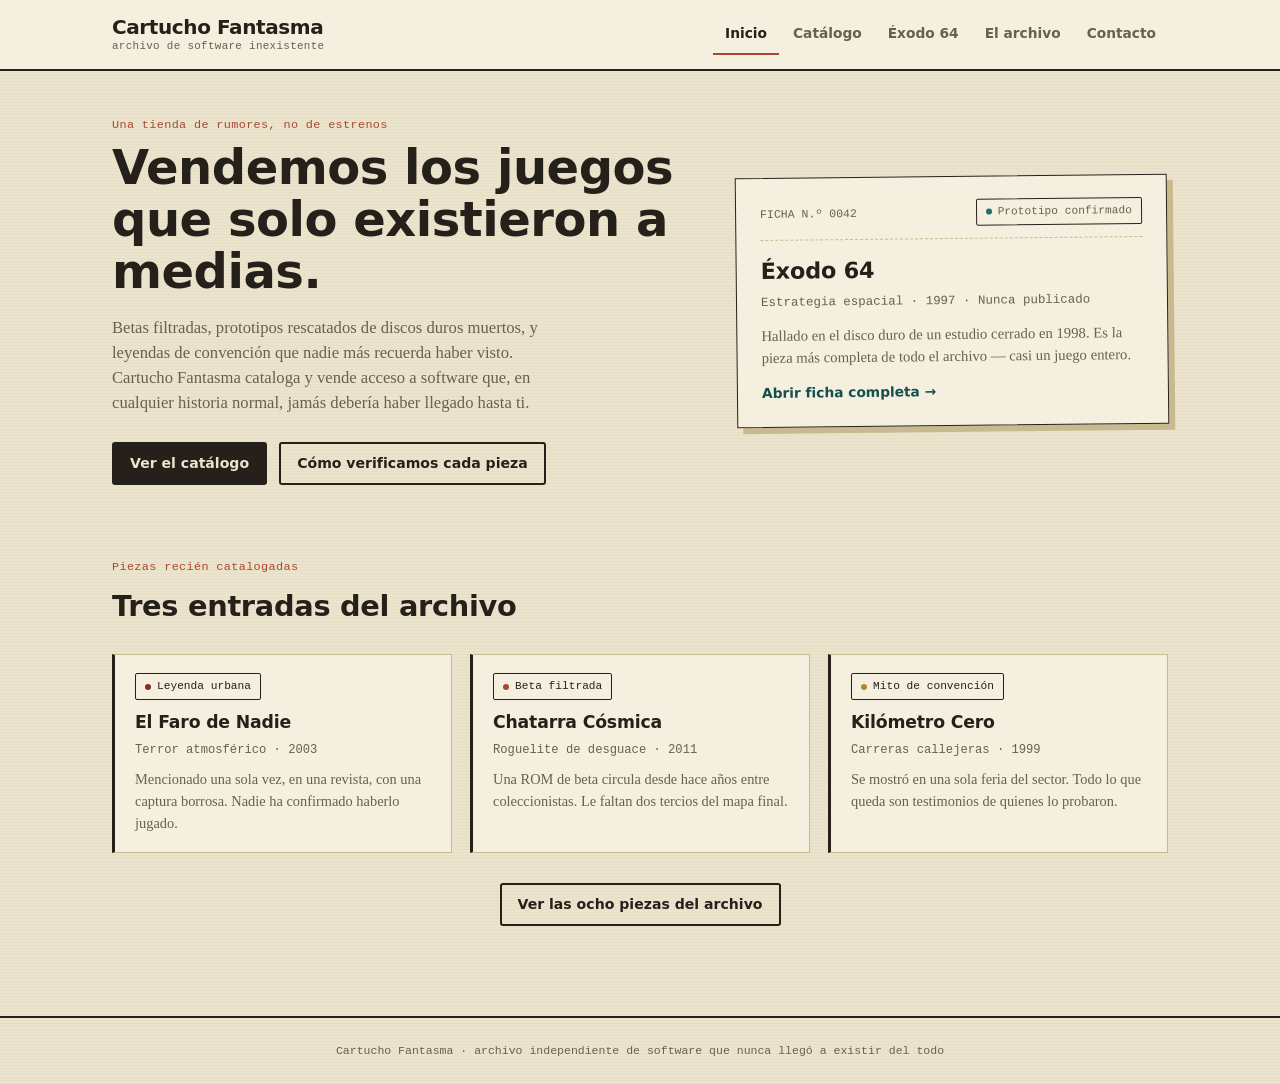
<file: index.html>
<!DOCTYPE html>
<html lang="es">
<head>
<meta charset="UTF-8">
<meta name="viewport" content="width=device-width, initial-scale=1">
<title>Cartucho Fantasma — juegos que nunca salieron a la venta</title>
<link rel="stylesheet" href="css/common.css">
<link rel="stylesheet" href="css/index.css">
</head>
<body>

<header class="topbar">
  <div class="topbar-inner">
    <a href="index.html" class="brand">
      <span class="mark">Cartucho Fantasma</span>
      <span class="sub">archivo de software inexistente</span>
    </a>
    <button class="menu-btn" id="menuBtn" aria-label="Abrir menú" aria-expanded="false">☰</button>
    <nav class="tabs" id="tabs">
      <a href="index.html" aria-current="page">Inicio</a>
      <a href="catalogo.html">Catálogo</a>
      <a href="producto.html">Éxodo 64</a>
      <a href="sobre-nosotros.html">El archivo</a>
      <a href="contacto.html">Contacto</a>
    </nav>
  </div>
</header>

<main>

  <section class="hero">
    <div class="hero-text">
      <div class="kicker">Una tienda de rumores, no de estrenos</div>
      <h1>Vendemos los juegos que solo existieron a medias.</h1>
      <p class="lede">Betas filtradas, prototipos rescatados de discos duros muertos, y leyendas de convención que nadie más recuerda haber visto. Cartucho Fantasma cataloga y vende acceso a software que, en cualquier historia normal, jamás debería haber llegado hasta ti.</p>
      <div class="hero-actions">
        <a class="btn-link" href="catalogo.html">Ver el catálogo</a>
        <a class="btn-link outline" href="sobre-nosotros.html">Cómo verificamos cada pieza</a>
      </div>
    </div>
    <div class="index-card">
      <div class="index-card-head">
        <span class="mono">FICHA N.º 0042</span>
        <span class="badge prototipo"><span class="dot"></span>Prototipo confirmado</span>
      </div>
      <h3>Éxodo 64</h3>
      <p class="genre mono">Estrategia espacial · 1997 · Nunca publicado</p>
      <p>Hallado en el disco duro de un estudio cerrado en 1998. Es la pieza más completa de todo el archivo — casi un juego entero.</p>
      <a class="card-link" href="producto.html">Abrir ficha completa →</a>
    </div>
  </section>

  <section class="featured">
    <div class="section-head">
      <div class="kicker">Piezas recién catalogadas</div>
      <h2>Tres entradas del archivo</h2>
    </div>

    <div class="featured-grid">
      <article class="mini-card">
        <span class="badge leyenda"><span class="dot"></span>Leyenda urbana</span>
        <h4>El Faro de Nadie</h4>
        <p class="genre mono">Terror atmosférico · 2003</p>
        <p>Mencionado una sola vez, en una revista, con una captura borrosa. Nadie ha confirmado haberlo jugado.</p>
      </article>
      <article class="mini-card">
        <span class="badge beta"><span class="dot"></span>Beta filtrada</span>
        <h4>Chatarra Cósmica</h4>
        <p class="genre mono">Roguelite de desguace · 2011</p>
        <p>Una ROM de beta circula desde hace años entre coleccionistas. Le faltan dos tercios del mapa final.</p>
      </article>
      <article class="mini-card">
        <span class="badge mito"><span class="dot"></span>Mito de convención</span>
        <h4>Kilómetro Cero</h4>
        <p class="genre mono">Carreras callejeras · 1999</p>
        <p>Se mostró en una sola feria del sector. Todo lo que queda son testimonios de quienes lo probaron.</p>
      </article>
    </div>

    <div class="featured-cta">
      <a class="btn-link outline" href="catalogo.html">Ver las ocho piezas del archivo</a>
    </div>
  </section>

</main>

<footer>
  Cartucho Fantasma · archivo independiente de software que nunca llegó a existir del todo
</footer>

<script src="js/nav.js"></script>
</body>
</html>
</file>
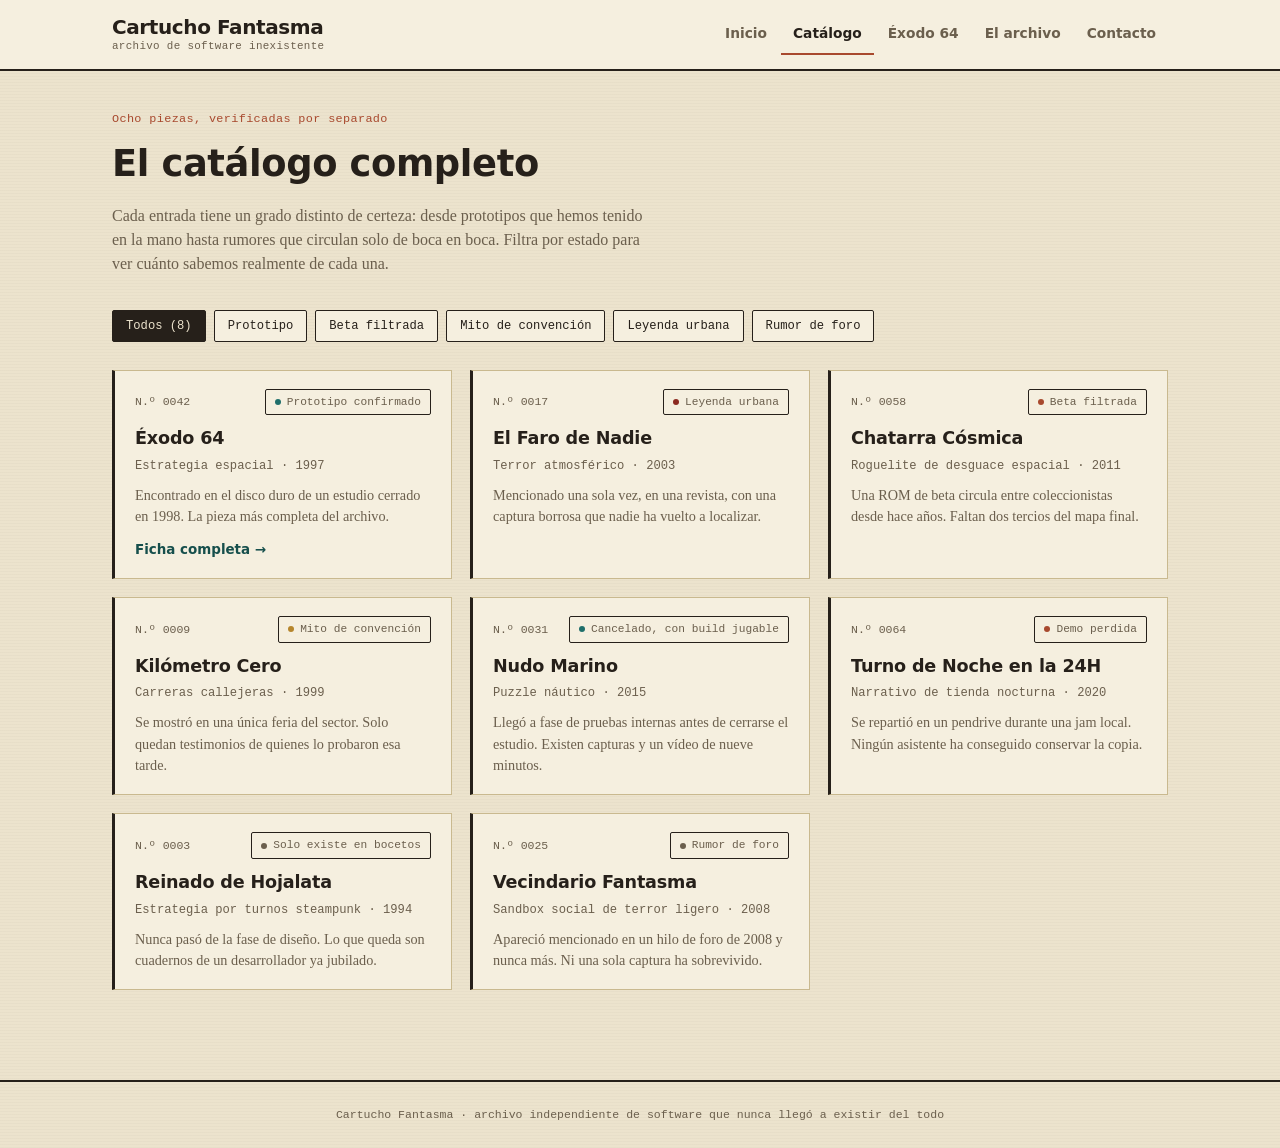
<file: catalogo.html>
<!DOCTYPE html>
<html lang="es">
<head>
<meta charset="UTF-8">
<meta name="viewport" content="width=device-width, initial-scale=1">
<title>Catálogo — Cartucho Fantasma</title>
<link rel="stylesheet" href="css/common.css">
<link rel="stylesheet" href="css/catalogo.css">
</head>
<body>

<header class="topbar">
  <div class="topbar-inner">
    <a href="index.html" class="brand">
      <span class="mark">Cartucho Fantasma</span>
      <span class="sub">archivo de software inexistente</span>
    </a>
    <button class="menu-btn" id="menuBtn" aria-label="Abrir menú" aria-expanded="false">☰</button>
    <nav class="tabs" id="tabs">
      <a href="index.html">Inicio</a>
      <a href="catalogo.html" aria-current="page">Catálogo</a>
      <a href="producto.html">Éxodo 64</a>
      <a href="sobre-nosotros.html">El archivo</a>
      <a href="contacto.html">Contacto</a>
    </nav>
  </div>
</header>

<main>

  <div class="page-head">
    <div class="kicker">Ocho piezas, verificadas por separado</div>
    <h1>El catálogo completo</h1>
    <p>Cada entrada tiene un grado distinto de certeza: desde prototipos que hemos tenido en la mano hasta rumores que circulan solo de boca en boca. Filtra por estado para ver cuánto sabemos realmente de cada una.</p>
  </div>

  <div class="filters" role="group" aria-label="Filtrar por estado">
    <button class="filter-btn active" data-filter="todos">Todos (8)</button>
    <button class="filter-btn" data-filter="prototipo">Prototipo</button>
    <button class="filter-btn" data-filter="beta">Beta filtrada</button>
    <button class="filter-btn" data-filter="mito">Mito de convención</button>
    <button class="filter-btn" data-filter="leyenda">Leyenda urbana</button>
    <button class="filter-btn" data-filter="rumor">Rumor de foro</button>
  </div>

  <div class="grid" id="catalogGrid">

    <article class="game-card" data-estado="prototipo">
      <div class="card-top">
        <span class="mono">N.º 0042</span>
        <span class="badge prototipo"><span class="dot"></span>Prototipo confirmado</span>
      </div>
      <h3>Éxodo 64</h3>
      <p class="genre mono">Estrategia espacial · 1997</p>
      <p class="desc">Encontrado en el disco duro de un estudio cerrado en 1998. La pieza más completa del archivo.</p>
      <a class="card-link" href="producto.html">Ficha completa →</a>
    </article>

    <article class="game-card" data-estado="leyenda">
      <div class="card-top">
        <span class="mono">N.º 0017</span>
        <span class="badge leyenda"><span class="dot"></span>Leyenda urbana</span>
      </div>
      <h3>El Faro de Nadie</h3>
      <p class="genre mono">Terror atmosférico · 2003</p>
      <p class="desc">Mencionado una sola vez, en una revista, con una captura borrosa que nadie ha vuelto a localizar.</p>
    </article>

    <article class="game-card" data-estado="beta">
      <div class="card-top">
        <span class="mono">N.º 0058</span>
        <span class="badge beta"><span class="dot"></span>Beta filtrada</span>
      </div>
      <h3>Chatarra Cósmica</h3>
      <p class="genre mono">Roguelite de desguace espacial · 2011</p>
      <p class="desc">Una ROM de beta circula entre coleccionistas desde hace años. Faltan dos tercios del mapa final.</p>
    </article>

    <article class="game-card" data-estado="mito">
      <div class="card-top">
        <span class="mono">N.º 0009</span>
        <span class="badge mito"><span class="dot"></span>Mito de convención</span>
      </div>
      <h3>Kilómetro Cero</h3>
      <p class="genre mono">Carreras callejeras · 1999</p>
      <p class="desc">Se mostró en una única feria del sector. Solo quedan testimonios de quienes lo probaron esa tarde.</p>
    </article>

    <article class="game-card" data-estado="prototipo">
      <div class="card-top">
        <span class="mono">N.º 0031</span>
        <span class="badge prototipo"><span class="dot"></span>Cancelado, con build jugable</span>
      </div>
      <h3>Nudo Marino</h3>
      <p class="genre mono">Puzzle náutico · 2015</p>
      <p class="desc">Llegó a fase de pruebas internas antes de cerrarse el estudio. Existen capturas y un vídeo de nueve minutos.</p>
    </article>

    <article class="game-card" data-estado="beta">
      <div class="card-top">
        <span class="mono">N.º 0064</span>
        <span class="badge beta"><span class="dot"></span>Demo perdida</span>
      </div>
      <h3>Turno de Noche en la 24H</h3>
      <p class="genre mono">Narrativo de tienda nocturna · 2020</p>
      <p class="desc">Se repartió en un pendrive durante una jam local. Ningún asistente ha conseguido conservar la copia.</p>
    </article>

    <article class="game-card" data-estado="rumor">
      <div class="card-top">
        <span class="mono">N.º 0003</span>
        <span class="badge rumor"><span class="dot"></span>Solo existe en bocetos</span>
      </div>
      <h3>Reinado de Hojalata</h3>
      <p class="genre mono">Estrategia por turnos steampunk · 1994</p>
      <p class="desc">Nunca pasó de la fase de diseño. Lo que queda son cuadernos de un desarrollador ya jubilado.</p>
    </article>

    <article class="game-card" data-estado="rumor">
      <div class="card-top">
        <span class="mono">N.º 0025</span>
        <span class="badge rumor"><span class="dot"></span>Rumor de foro</span>
      </div>
      <h3>Vecindario Fantasma</h3>
      <p class="genre mono">Sandbox social de terror ligero · 2008</p>
      <p class="desc">Apareció mencionado en un hilo de foro de 2008 y nunca más. Ni una sola captura ha sobrevivido.</p>
    </article>

  </div>

  <p class="empty-state" id="emptyState" hidden>No hay piezas archivadas con ese estado todavía.</p>

</main>

<footer>
  Cartucho Fantasma · archivo independiente de software que nunca llegó a existir del todo
</footer>

<script src="js/nav.js"></script>
<script src="js/catalogo.js"></script>
</body>
</html>
</file>
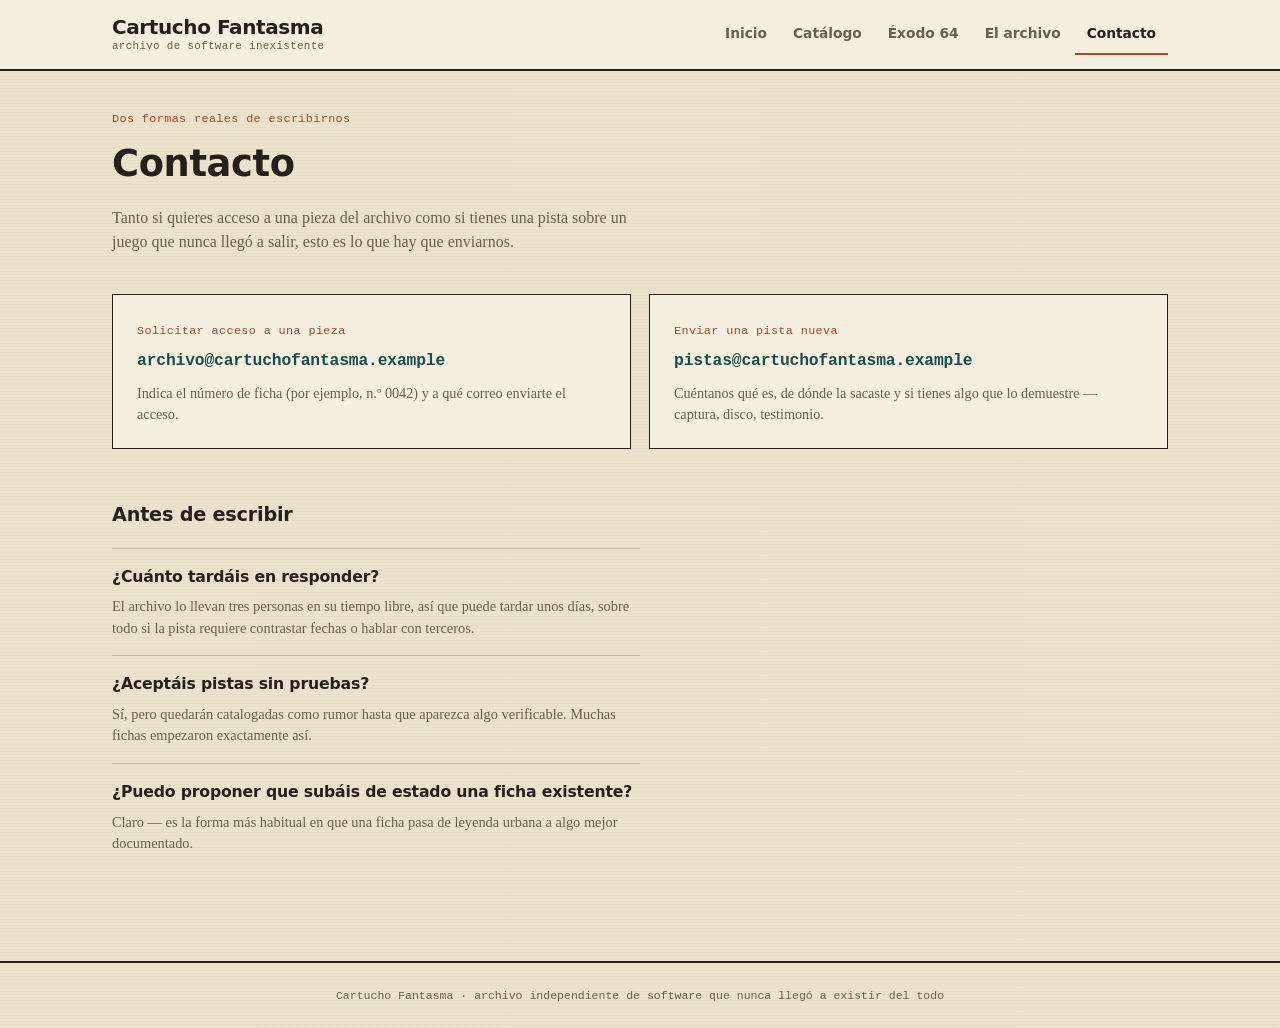
<file: contacto.html>
<!DOCTYPE html>
<html lang="es">
<head>
<meta charset="UTF-8">
<meta name="viewport" content="width=device-width, initial-scale=1">
<title>Contacto — Cartucho Fantasma</title>
<link rel="stylesheet" href="css/common.css">
<link rel="stylesheet" href="css/contacto.css">
</head>
<body>

<header class="topbar">
  <div class="topbar-inner">
    <a href="index.html" class="brand">
      <span class="mark">Cartucho Fantasma</span>
      <span class="sub">archivo de software inexistente</span>
    </a>
    <button class="menu-btn" id="menuBtn" aria-label="Abrir menú" aria-expanded="false">☰</button>
    <nav class="tabs" id="tabs">
      <a href="index.html">Inicio</a>
      <a href="catalogo.html">Catálogo</a>
      <a href="producto.html">Éxodo 64</a>
      <a href="sobre-nosotros.html">El archivo</a>
      <a href="contacto.html" aria-current="page">Contacto</a>
    </nav>
  </div>
</header>

<main>

  <div class="page-head">
    <div class="kicker">Dos formas reales de escribirnos</div>
    <h1>Contacto</h1>
    <p class="lede">Tanto si quieres acceso a una pieza del archivo como si tienes una pista sobre un juego que nunca llegó a salir, esto es lo que hay que enviarnos.</p>
  </div>

  <div class="contact-grid">
    <a class="contact-card" href="mailto:archivo@cartuchofantasma.example?subject=Solicitud%20de%20acceso">
      <span class="kicker">Solicitar acceso a una pieza</span>
      <h3>archivo@cartuchofantasma.example</h3>
      <p>Indica el número de ficha (por ejemplo, n.º 0042) y a qué correo enviarte el acceso.</p>
    </a>
    <a class="contact-card" href="mailto:pistas@cartuchofantasma.example?subject=Nueva%20pista%20para%20el%20archivo">
      <span class="kicker">Enviar una pista nueva</span>
      <h3>pistas@cartuchofantasma.example</h3>
      <p>Cuéntanos qué es, de dónde la sacaste y si tienes algo que lo demuestre — captura, disco, testimonio.</p>
    </a>
  </div>

  <section class="faq">
    <h2>Antes de escribir</h2>
    <div class="faq-item">
      <h4>¿Cuánto tardáis en responder?</h4>
      <p>El archivo lo llevan tres personas en su tiempo libre, así que puede tardar unos días, sobre todo si la pista requiere contrastar fechas o hablar con terceros.</p>
    </div>
    <div class="faq-item">
      <h4>¿Aceptáis pistas sin pruebas?</h4>
      <p>Sí, pero quedarán catalogadas como rumor hasta que aparezca algo verificable. Muchas fichas empezaron exactamente así.</p>
    </div>
    <div class="faq-item">
      <h4>¿Puedo proponer que subáis de estado una ficha existente?</h4>
      <p>Claro — es la forma más habitual en que una ficha pasa de leyenda urbana a algo mejor documentado.</p>
    </div>
  </section>

</main>

<footer>
  Cartucho Fantasma · archivo independiente de software que nunca llegó a existir del todo
</footer>

<script src="js/nav.js"></script>
</body>
</html>
</file>
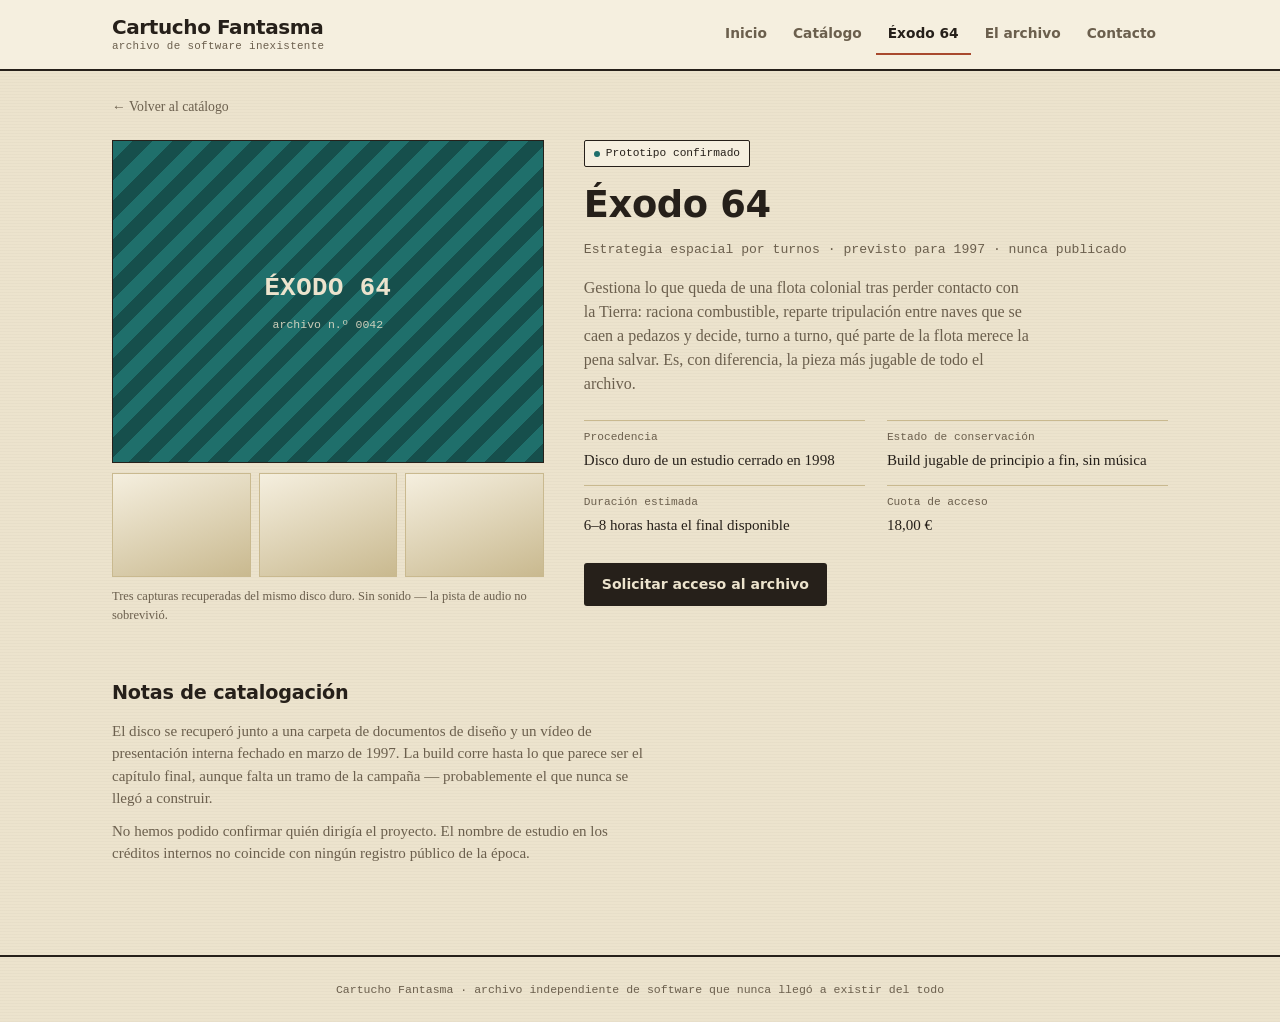
<file: producto.html>
<!DOCTYPE html>
<html lang="es">
<head>
<meta charset="UTF-8">
<meta name="viewport" content="width=device-width, initial-scale=1">
<title>Éxodo 64 — Cartucho Fantasma</title>
<link rel="stylesheet" href="css/common.css">
<link rel="stylesheet" href="css/producto.css">
</head>
<body>

<header class="topbar">
  <div class="topbar-inner">
    <a href="index.html" class="brand">
      <span class="mark">Cartucho Fantasma</span>
      <span class="sub">archivo de software inexistente</span>
    </a>
    <button class="menu-btn" id="menuBtn" aria-label="Abrir menú" aria-expanded="false">☰</button>
    <nav class="tabs" id="tabs">
      <a href="index.html">Inicio</a>
      <a href="catalogo.html">Catálogo</a>
      <a href="producto.html" aria-current="page">Éxodo 64</a>
      <a href="sobre-nosotros.html">El archivo</a>
      <a href="contacto.html">Contacto</a>
    </nav>
  </div>
</header>

<main>

  <a class="back-link" href="catalogo.html">← Volver al catálogo</a>

  <div class="product">
    <div class="product-visual">
      <div class="cover" aria-hidden="true">
        <span class="cover-label mono">ÉXODO&nbsp;64</span>
        <span class="cover-sub mono">archivo n.º 0042</span>
      </div>
      <div class="thumbs">
        <div class="thumb"></div>
        <div class="thumb"></div>
        <div class="thumb"></div>
      </div>
      <p class="thumb-note">Tres capturas recuperadas del mismo disco duro. Sin sonido — la pista de audio no sobrevivió.</p>
    </div>

    <div class="product-info">
      <span class="badge prototipo"><span class="dot"></span>Prototipo confirmado</span>
      <h1>Éxodo 64</h1>
      <p class="genre mono">Estrategia espacial por turnos · previsto para 1997 · nunca publicado</p>

      <p class="lede">Gestiona lo que queda de una flota colonial tras perder contacto con la Tierra: raciona combustible, reparte tripulación entre naves que se caen a pedazos y decide, turno a turno, qué parte de la flota merece la pena salvar. Es, con diferencia, la pieza más jugable de todo el archivo.</p>

      <div class="fact-grid">
        <div><span class="fact-k">Procedencia</span><span class="fact-v">Disco duro de un estudio cerrado en 1998</span></div>
        <div><span class="fact-k">Estado de conservación</span><span class="fact-v">Build jugable de principio a fin, sin música</span></div>
        <div><span class="fact-k">Duración estimada</span><span class="fact-v">6–8 horas hasta el final disponible</span></div>
        <div><span class="fact-k">Cuota de acceso</span><span class="fact-v">18,00 €</span></div>
      </div>

      <a class="btn-link" href="contacto.html">Solicitar acceso al archivo</a>
    </div>
  </div>

  <section class="notes">
    <h2>Notas de catalogación</h2>
    <p>El disco se recuperó junto a una carpeta de documentos de diseño y un vídeo de presentación interna fechado en marzo de 1997. La build corre hasta lo que parece ser el capítulo final, aunque falta un tramo de la campaña — probablemente el que nunca se llegó a construir.</p>
    <p>No hemos podido confirmar quién dirigía el proyecto. El nombre de estudio en los créditos internos no coincide con ningún registro público de la época.</p>
  </section>

</main>

<footer>
  Cartucho Fantasma · archivo independiente de software que nunca llegó a existir del todo
</footer>

<script src="js/nav.js"></script>
</body>
</html>
</file>
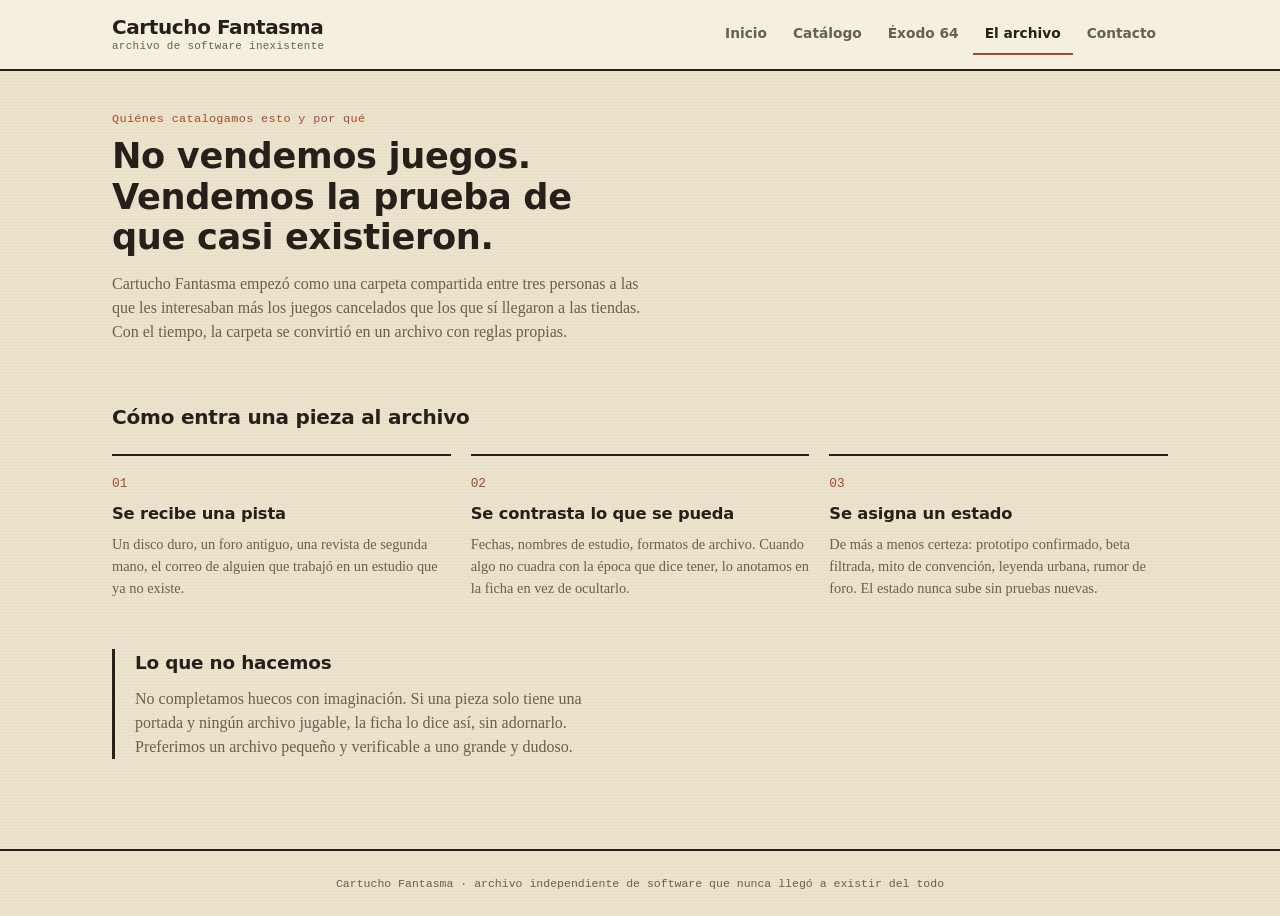
<file: sobre-nosotros.html>
<!DOCTYPE html>
<html lang="es">
<head>
<meta charset="UTF-8">
<meta name="viewport" content="width=device-width, initial-scale=1">
<title>El archivo — Cartucho Fantasma</title>
<link rel="stylesheet" href="css/common.css">
<link rel="stylesheet" href="css/nosotros.css">
</head>
<body>

<header class="topbar">
  <div class="topbar-inner">
    <a href="index.html" class="brand">
      <span class="mark">Cartucho Fantasma</span>
      <span class="sub">archivo de software inexistente</span>
    </a>
    <button class="menu-btn" id="menuBtn" aria-label="Abrir menú" aria-expanded="false">☰</button>
    <nav class="tabs" id="tabs">
      <a href="index.html">Inicio</a>
      <a href="catalogo.html">Catálogo</a>
      <a href="producto.html">Éxodo 64</a>
      <a href="sobre-nosotros.html" aria-current="page">El archivo</a>
      <a href="contacto.html">Contacto</a>
    </nav>
  </div>
</header>

<main>

  <div class="page-head">
    <div class="kicker">Quiénes catalogamos esto y por qué</div>
    <h1>No vendemos juegos. Vendemos la prueba de que casi existieron.</h1>
    <p class="lede">Cartucho Fantasma empezó como una carpeta compartida entre tres personas a las que les interesaban más los juegos cancelados que los que sí llegaron a las tiendas. Con el tiempo, la carpeta se convirtió en un archivo con reglas propias.</p>
  </div>

  <section class="method">
    <h2>Cómo entra una pieza al archivo</h2>
    <div class="steps">
      <div class="step">
        <span class="step-n mono">01</span>
        <h3>Se recibe una pista</h3>
        <p>Un disco duro, un foro antiguo, una revista de segunda mano, el correo de alguien que trabajó en un estudio que ya no existe.</p>
      </div>
      <div class="step">
        <span class="step-n mono">02</span>
        <h3>Se contrasta lo que se pueda</h3>
        <p>Fechas, nombres de estudio, formatos de archivo. Cuando algo no cuadra con la época que dice tener, lo anotamos en la ficha en vez de ocultarlo.</p>
      </div>
      <div class="step">
        <span class="step-n mono">03</span>
        <h3>Se asigna un estado</h3>
        <p>De más a menos certeza: prototipo confirmado, beta filtrada, mito de convención, leyenda urbana, rumor de foro. El estado nunca sube sin pruebas nuevas.</p>
      </div>
    </div>
  </section>

  <section class="honesty">
    <h2>Lo que no hacemos</h2>
    <p>No completamos huecos con imaginación. Si una pieza solo tiene una portada y ningún archivo jugable, la ficha lo dice así, sin adornarlo. Preferimos un archivo pequeño y verificable a uno grande y dudoso.</p>
  </section>

</main>

<footer>
  Cartucho Fantasma · archivo independiente de software que nunca llegó a existir del todo
</footer>

<script src="js/nav.js"></script>
</body>
</html>
</file>
<file: css/common.css>
/* ===== CARTUCHO FANTASMA — common.css ===== */
/* Tokens, reset, tipografía base, cabecera y pie compartidos por todas las páginas */

:root{
  --paper: #ece3cd;
  --paper-raised: #f5efdf;
  --card-line: #c9b98f;
  --ink: #26201a;
  --ink-dim: #6b5f4d;
  --teal: #1f6f6b;
  --teal-dim: #164f4c;
  --rust: #a8492e;
  --stamp-red: #8c2a20;
  --gold: #b6862c;
  box-sizing: border-box;
  padding-top: env(safe-area-inset-top, 0px);
  padding-bottom: env(safe-area-inset-bottom, 0px);
}

*{ box-sizing: inherit; margin: 0; padding: 0; }

html{ scroll-padding-top: calc(70px + env(safe-area-inset-top, 0px)); }

body{
  background: var(--paper);
  background-image:
    repeating-linear-gradient(0deg, rgba(38,32,26,0.025) 0px, rgba(38,32,26,0.025) 1px, transparent 1px, transparent 3px);
  color: var(--ink);
  font-family: Georgia, 'Iowan Old Style', 'Palatino Linotype', serif;
  line-height: 1.5;
  -webkit-font-smoothing: antialiased;
}

h1, h2, h3, h4, .display{
  font-family: -apple-system, 'Segoe UI', Roboto, system-ui, sans-serif;
  font-weight: 700;
  letter-spacing: -0.01em;
  color: var(--ink);
}

.mono{
  font-family: ui-monospace, 'SFMono-Regular', 'Courier New', monospace;
}

a{ color: inherit; }
img{ max-width: 100%; display:block; }

/* ---- barra superior ---- */
header.topbar{
  position: sticky;
  top: 0;
  z-index: 50;
  padding-top: env(safe-area-inset-top, 0px);
  background: var(--paper-raised);
  border-bottom: 2px solid var(--ink);
}
.topbar-inner{
  max-width: 1100px;
  margin: 0 auto;
  display: flex;
  align-items: center;
  justify-content: space-between;
  padding: 14px 22px;
  gap: 16px;
}
.brand{
  display: flex;
  flex-direction: column;
  text-decoration: none;
  line-height: 1.1;
}
.brand .mark{
  font-family: -apple-system, 'Segoe UI', Roboto, system-ui, sans-serif;
  font-weight: 800;
  font-size: 1.25rem;
  letter-spacing: -0.02em;
}
.brand .sub{
  font-family: ui-monospace, monospace;
  font-size: 0.68rem;
  color: var(--ink-dim);
  letter-spacing: 0.03em;
  margin-top: 3px;
}
nav.tabs{ display: flex; gap: 2px; }
nav.tabs a{
  text-decoration: none;
  font-family: -apple-system, 'Segoe UI', Roboto, system-ui, sans-serif;
  font-size: 0.86rem;
  font-weight: 600;
  color: var(--ink-dim);
  padding: 9px 12px;
  border-bottom: 2px solid transparent;
}
nav.tabs a:hover{ color: var(--ink); }
nav.tabs a[aria-current="page"]{
  color: var(--ink);
  border-bottom-color: var(--rust);
}
.menu-btn{
  display: none;
  background: none;
  border: 2px solid var(--ink);
  border-radius: 3px;
  width: 38px; height: 38px;
  font-size: 1.05rem;
  cursor: pointer;
  color: var(--ink);
}
@media (max-width: 760px){
  nav.tabs{
    display: none;
    position: absolute;
    left: 0; right: 0; top: 100%;
    background: var(--paper-raised);
    border-bottom: 2px solid var(--ink);
    flex-direction: column;
    padding: 4px 14px 14px;
  }
  nav.tabs.open{ display: flex; }
  nav.tabs a{ padding: 12px 6px; border-bottom: 1px solid var(--card-line); }
  .menu-btn{ display: block; }
}

main{ max-width: 1100px; margin: 0 auto; padding: 0 22px 90px; }

/* ---- componentes compartidos ---- */
.kicker{
  font-family: ui-monospace, monospace;
  font-size: 0.74rem;
  color: var(--rust);
  letter-spacing: 0.03em;
  margin-bottom: 8px;
}

.badge{
  display: inline-flex;
  align-items: center;
  gap: 6px;
  font-family: ui-monospace, monospace;
  font-size: 0.7rem;
  padding: 4px 9px;
  border: 1px solid var(--ink);
  border-radius: 2px;
  background: var(--paper-raised);
}
.badge .dot{ width: 6px; height: 6px; border-radius: 50%; background: var(--rust); }
.badge.mito .dot{ background: var(--gold); }
.badge.prototipo .dot{ background: var(--teal); }
.badge.beta .dot{ background: var(--rust); }
.badge.leyenda .dot{ background: var(--stamp-red); }
.badge.rumor .dot{ background: var(--ink-dim); }

.btn-link{
  display: inline-block;
  font-family: -apple-system, 'Segoe UI', Roboto, system-ui, sans-serif;
  font-weight: 700;
  font-size: 0.88rem;
  text-decoration: none;
  color: var(--paper);
  background: var(--ink);
  padding: 11px 18px;
  border-radius: 3px;
}
.btn-link:hover{ background: var(--teal-dim); }
.btn-link.outline{
  background: transparent;
  color: var(--ink);
  border: 2px solid var(--ink);
  padding: 9px 16px;
}

footer{
  border-top: 2px solid var(--ink);
  padding: 24px 22px calc(24px + env(safe-area-inset-bottom, 0px));
  text-align: center;
  font-family: ui-monospace, monospace;
  font-size: 0.72rem;
  color: var(--ink-dim);
}

a:focus-visible, button:focus-visible, input:focus-visible{
  outline: 2px solid var(--teal);
  outline-offset: 2px;
}
</file>
<file: css/index.css>
/* ===== index.css — página de inicio ===== */

.hero{
  display: grid;
  grid-template-columns: 1.15fr 0.85fr;
  gap: 40px;
  align-items: center;
  padding: 46px 0 30px;
}
@media (max-width: 820px){
  .hero{ grid-template-columns: 1fr; padding-top: 30px; }
}

.hero h1{
  font-size: clamp(1.9rem, 4.6vw, 3rem);
  line-height: 1.08;
}
.hero .lede{
  margin-top: 18px;
  max-width: 54ch;
  color: var(--ink-dim);
  font-size: 1.04rem;
}
.hero-actions{
  margin-top: 26px;
  display: flex;
  flex-wrap: wrap;
  gap: 12px;
}

/* ficha estilo tarjeta de catálogo, como una ficha de biblioteca */
.index-card{
  background: var(--paper-raised);
  border: 1px solid var(--ink);
  box-shadow: 6px 6px 0 var(--card-line);
  padding: 22px 24px;
  transform: rotate(-0.6deg);
}
.index-card-head{
  display: flex;
  justify-content: space-between;
  align-items: center;
  font-size: 0.72rem;
  color: var(--ink-dim);
  border-bottom: 1px dashed var(--card-line);
  padding-bottom: 12px;
  margin-bottom: 14px;
}
.index-card h3{ font-size: 1.4rem; }
.index-card .genre{ color: var(--ink-dim); font-size: 0.78rem; margin: 6px 0 12px; }
.index-card p{ font-size: 0.92rem; color: var(--ink-dim); }
.index-card .card-link{
  display: inline-block;
  margin-top: 14px;
  font-family: -apple-system, 'Segoe UI', Roboto, system-ui, sans-serif;
  font-weight: 700;
  font-size: 0.86rem;
  text-decoration: none;
  color: var(--teal-dim);
}
.index-card .card-link:hover{ text-decoration: underline; }

/* destacados */
.featured{ padding-top: 44px; }
.section-head h2{ font-size: clamp(1.4rem, 3vw, 1.8rem); }

.featured-grid{
  margin-top: 26px;
  display: grid;
  grid-template-columns: repeat(3, 1fr);
  gap: 18px;
}
@media (max-width: 820px){
  .featured-grid{ grid-template-columns: 1fr; }
}

.mini-card{
  background: var(--paper-raised);
  border: 1px solid var(--card-line);
  border-left: 3px solid var(--ink);
  padding: 18px 20px;
}
.mini-card h4{ margin-top: 10px; font-size: 1.08rem; }
.mini-card .genre{ color: var(--ink-dim); font-size: 0.76rem; margin: 5px 0 10px; }
.mini-card p:not(.genre){ color: var(--ink-dim); font-size: 0.9rem; }

.featured-cta{
  margin-top: 30px;
  text-align: center;
}
</file>
<file: css/catalogo.css>
/* ===== catalogo.css — página de catálogo ===== */

.page-head{ padding: 40px 0 8px; max-width: 68ch; }
.page-head h1{ font-size: clamp(1.7rem, 4vw, 2.3rem); }
.page-head p{ margin-top: 12px; color: var(--ink-dim); }

.filters{
  margin-top: 26px;
  display: flex;
  flex-wrap: wrap;
  gap: 8px;
}
.filter-btn{
  font-family: ui-monospace, monospace;
  font-size: 0.76rem;
  background: var(--paper-raised);
  border: 1px solid var(--ink);
  color: var(--ink);
  padding: 8px 13px;
  border-radius: 2px;
  cursor: pointer;
}
.filter-btn.active{
  background: var(--ink);
  color: var(--paper);
}

.grid{
  margin-top: 28px;
  display: grid;
  grid-template-columns: repeat(3, 1fr);
  gap: 18px;
}
@media (max-width: 900px){ .grid{ grid-template-columns: repeat(2, 1fr); } }
@media (max-width: 620px){ .grid{ grid-template-columns: 1fr; } }

.game-card{
  background: var(--paper-raised);
  border: 1px solid var(--card-line);
  border-left: 3px solid var(--ink);
  padding: 18px 20px;
  display: flex;
  flex-direction: column;
}
.game-card.hidden{ display: none; }

.card-top{
  display: flex;
  justify-content: space-between;
  align-items: center;
  font-size: 0.72rem;
  color: var(--ink-dim);
  margin-bottom: 10px;
}
.game-card h3{ font-size: 1.1rem; }
.game-card .genre{ color: var(--ink-dim); font-size: 0.76rem; margin: 5px 0 10px; }
.game-card .desc{ color: var(--ink-dim); font-size: 0.89rem; flex-grow: 1; }
.game-card .card-link{
  display: inline-block;
  margin-top: 12px;
  font-family: -apple-system, 'Segoe UI', Roboto, system-ui, sans-serif;
  font-weight: 700;
  font-size: 0.84rem;
  text-decoration: none;
  color: var(--teal-dim);
}
.game-card .card-link:hover{ text-decoration: underline; }

.empty-state{
  margin-top: 40px;
  text-align: center;
  color: var(--ink-dim);
  font-size: 0.92rem;
}
</file>
<file: css/contacto.css>
/* ===== contacto.css — página de contacto ===== */

.page-head{ padding: 40px 0 10px; max-width: 66ch; }
.page-head h1{ font-size: clamp(1.7rem, 4vw, 2.3rem); }
.page-head .lede{ margin-top: 14px; color: var(--ink-dim); }

.contact-grid{
  margin-top: 30px;
  display: grid;
  grid-template-columns: 1fr 1fr;
  gap: 18px;
}
@media (max-width: 700px){ .contact-grid{ grid-template-columns: 1fr; } }

.contact-card{
  display: block;
  text-decoration: none;
  background: var(--paper-raised);
  border: 1px solid var(--ink);
  padding: 22px 24px;
}
.contact-card:hover{ box-shadow: 5px 5px 0 var(--card-line); }
.contact-card h3{
  margin-top: 8px;
  font-family: ui-monospace, monospace;
  font-size: 1.02rem;
  color: var(--teal-dim);
  word-break: break-word;
}
.contact-card p{ margin-top: 10px; color: var(--ink-dim); font-size: 0.89rem; }

.faq{ margin-top: 52px; max-width: 66ch; }
.faq h2{ font-size: 1.2rem; margin-bottom: 18px; }
.faq-item{ padding: 16px 0; border-top: 1px solid var(--card-line); }
.faq-item h4{ font-size: 0.98rem; }
.faq-item p{ margin-top: 8px; color: var(--ink-dim); font-size: 0.9rem; }
</file>
<file: css/producto.css>
/* ===== producto.css — ficha de producto ===== */

.back-link{
  display: inline-block;
  margin-top: 26px;
  font-size: 0.86rem;
  color: var(--ink-dim);
  text-decoration: none;
}
.back-link:hover{ color: var(--ink); }

.product{
  display: grid;
  grid-template-columns: 0.85fr 1.15fr;
  gap: 40px;
  margin-top: 22px;
}
@media (max-width: 820px){ .product{ grid-template-columns: 1fr; } }

.cover{
  aspect-ratio: 4 / 3;
  background:
    repeating-linear-gradient(135deg, var(--teal) 0px, var(--teal) 14px, var(--teal-dim) 14px, var(--teal-dim) 28px);
  border: 1px solid var(--ink);
  display: flex;
  flex-direction: column;
  align-items: center;
  justify-content: center;
  gap: 8px;
  color: var(--paper);
  text-align: center;
}
.cover-label{ font-size: 1.6rem; font-weight: 700; letter-spacing: 0.02em; }
.cover-sub{ font-size: 0.72rem; opacity: 0.85; }

.thumbs{
  margin-top: 10px;
  display: grid;
  grid-template-columns: repeat(3, 1fr);
  gap: 8px;
}
.thumb{
  aspect-ratio: 4 / 3;
  border: 1px solid var(--card-line);
  background: linear-gradient(160deg, var(--paper-raised), var(--card-line));
}
.thumb-note{
  margin-top: 10px;
  font-size: 0.78rem;
  color: var(--ink-dim);
}

.product-info h1{ font-size: clamp(1.7rem, 4vw, 2.3rem); margin-top: 10px; }
.product-info .genre{ color: var(--ink-dim); font-size: 0.82rem; margin: 8px 0 16px; }
.product-info .lede{ color: var(--ink-dim); max-width: 56ch; }

.fact-grid{
  margin: 24px 0 26px;
  display: grid;
  grid-template-columns: 1fr 1fr;
  gap: 14px 22px;
}
@media (max-width: 480px){ .fact-grid{ grid-template-columns: 1fr; } }
.fact-grid > div{ border-top: 1px solid var(--card-line); padding-top: 8px; }
.fact-k{ display: block; font-family: ui-monospace, monospace; font-size: 0.7rem; color: var(--ink-dim); }
.fact-v{ display: block; margin-top: 3px; font-size: 0.94rem; }

.notes{ margin-top: 54px; max-width: 68ch; }
.notes h2{ font-size: 1.2rem; margin-bottom: 12px; }
.notes p{ color: var(--ink-dim); margin-top: 10px; font-size: 0.94rem; }
</file>
<file: css/nosotros.css>
/* ===== nosotros.css — página "El archivo" ===== */

.page-head{ padding: 40px 0 10px; max-width: 68ch; }
.page-head h1{ font-size: clamp(1.6rem, 3.8vw, 2.2rem); line-height: 1.15; }
.page-head .lede{ margin-top: 14px; color: var(--ink-dim); }

.method{ margin-top: 48px; }
.method h2{ font-size: 1.25rem; margin-bottom: 22px; }

.steps{
  display: grid;
  grid-template-columns: repeat(3, 1fr);
  gap: 20px;
}
@media (max-width: 760px){ .steps{ grid-template-columns: 1fr; } }

.step{
  border-top: 2px solid var(--ink);
  padding-top: 14px;
}
.step-n{ color: var(--rust); font-size: 0.8rem; }
.step h3{ margin-top: 8px; font-size: 1.02rem; }
.step p{ margin-top: 8px; color: var(--ink-dim); font-size: 0.9rem; }

.honesty{
  margin-top: 50px;
  max-width: 64ch;
  border-left: 3px solid var(--ink);
  padding-left: 20px;
}
.honesty h2{ font-size: 1.15rem; }
.honesty p{ margin-top: 10px; color: var(--ink-dim); }
</file>
